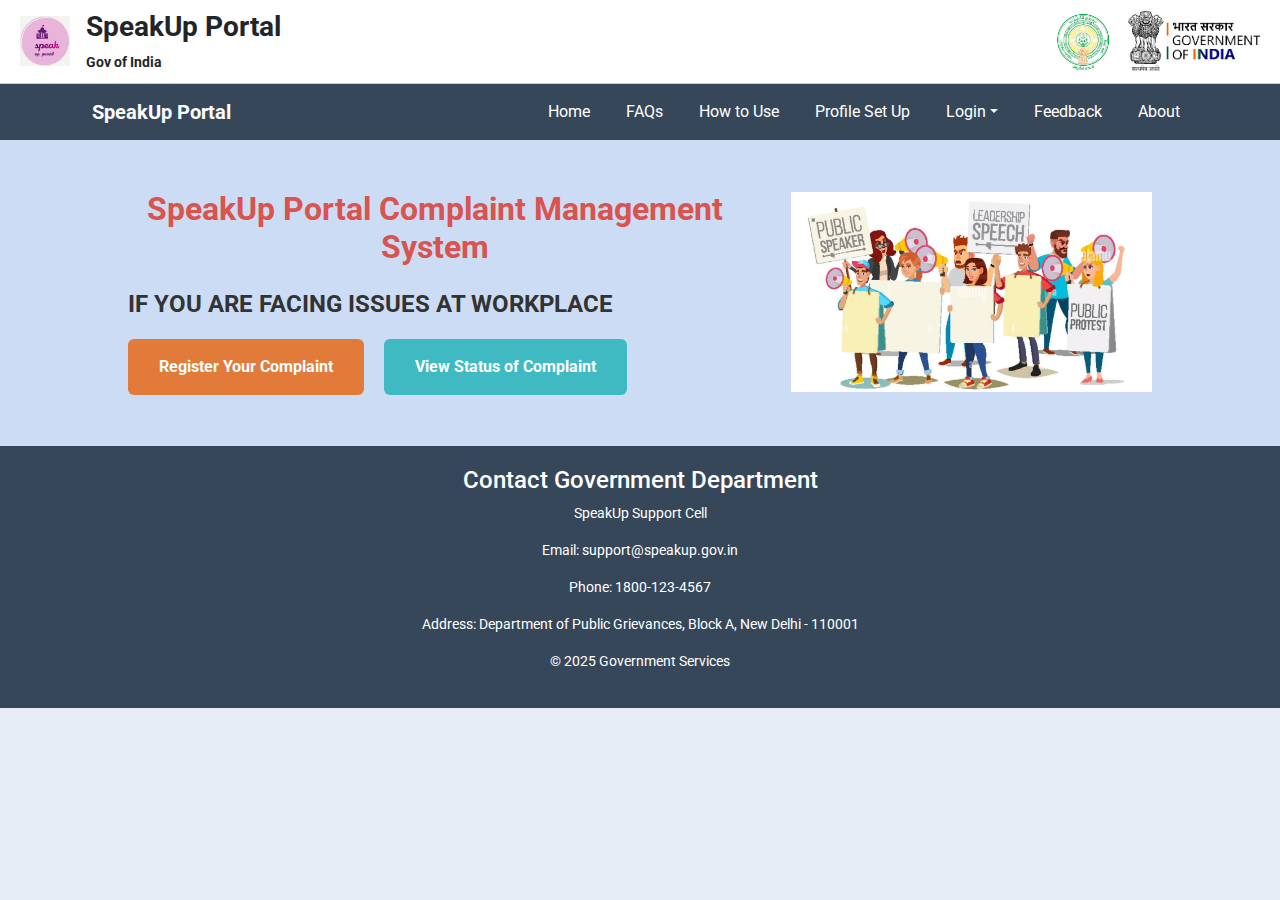
<file: frontend/index.html>
<!DOCTYPE html>
<html lang="en">
<head>
  <meta charset="UTF-8" />
  <meta name="viewport" content="width=device-width, initial-scale=1.0"/>
  <title>speakUp Online Complaint System</title>
  <link href="https://fonts.googleapis.com/css2?family=Roboto&display=swap" rel="stylesheet">
  <link rel="stylesheet" href="https://stackpath.bootstrapcdn.com/bootstrap/4.5.2/css/bootstrap.min.css">
  <link href="https://cdn.jsdelivr.net/npm/bootstrap@5.3.0/dist/css/bootstrap.min.css" rel="stylesheet">
  <link rel="stylesheet" href="style.css">
</head>
<body>

  <!-- Top Header -->
  <div class="top-header">
    <div class="d-flex align-items-center">
      <img src="logo.jpeg" alt="Gov Logo">
      <div class="ml-3">
        <h3><b>SpeakUp Portal</b></h3>
        <p style="margin: 0; font-size: 14px;"><b>Gov of India</b></p>
      </div>
    </div>
    <div class="minister-imgs d-flex align-items-center">
      <img src="govtlogo.jpeg" alt="Minister 1">
      <img src="Govt.jpeg" alt="Minister 2">
    </div>
  </div>

  <!-- Navigation Bar -->
  <nav class="navbar navbar-expand-lg navbar-dark">
    <div class="container">
      <a class="navbar-brand font-weight-bold" href="#">SpeakUp Portal</a>
      <button class="navbar-toggler" type="button" data-toggle="collapse" data-target="#navbarNav">
        <span class="navbar-toggler-icon"></span>
      </button>
      <div class="collapse navbar-collapse" id="navbarNav">
        <ul class="navbar-nav ml-auto">
          <li class="nav-item"><a class="nav-link" href="#home">Home</a></li>
          <li class="nav-item"><a class="nav-link" href="#FAQSection">FAQs</a></li>
          <li class="nav-item"><a class="nav-link" href="howtouse.html">How to Use</a></li>
          <li class="nav-item"><a class="nav-link" href="#personaldetails">Profile Set Up</a></li>
          <li class="nav-item dropdown">
            <a class="nav-link dropdown-toggle" href="#" data-toggle="dropdown" >Login</a>
            <div class="dropdown-menu">
              <a class="dropdown-item text-dark" href="#"color-dark onclick = "loginToSpeakUp()">Login</a>
              <a class="dropdown-item text-dark" href="#" onclick="signupToSpeakup()">SignUp</a>
            </div>
          </li>
          <li class="nav-item"><a class="nav-link" href="#feedback">Feedback</a></li>
          <li class="nav-item"><a class="nav-link" href="#About">About</a></li>
        </ul>
      </div>
    </div>
  </nav>

  <!-- Main Section -->
  <section class="main-section">
    <div class="main-left">
      <h2>SpeakUp Portal Complaint Management System</h2>
      <h4>IF YOU ARE FACING ISSUES AT WORKPLACE</h4>
      <div class="main-buttons">
        <a href="#" class="btn btn-register" onclick="registerComplaint()" >Register Your Complaint</a>
        <a href="#" class="btn btn-status" onclick = "statusComplaint()">View Status of Complaint</a>
      </div>
    </div>
    <div class="main-image">
      <img src="hero.jpeg" alt="Illustration">
    </div>
  </section>
  <!-- Main Content -->
  <div id="home">
  <div class="container middle-part">
    <div class="row justify-content-center">
        <div class="col-12 col-md-4" onclick="registerComplaint()">
            <div class="card" >
                <img src="muncipal.jpeg" class="image" alt="Municipal">
                <h1 style="font-size:larger;"><b>Public Safety</b></h1>
                <p>Ensuring community well-being.</p>
            </div>
        </div>
        <div class="col-12 col-md-4" onclick="registerComplaint()">
            <div class="card">
                <img src="publicsafety.jpeg" class="image" alt="Public Safety">
                <h1 style="font-size:larger;"><b>Municipal Services</b></h1>
                <p>Providing essential city services.</p>
            </div>
        </div>
        <div class="col-12 col-md-4" onclick="registerComplaint()">
            <div class="card">
                <img src="education.jpeg" class="image" alt="Education">
                <h1 style="font-size:larger;"><b>Education</b></h1>
                <p>Improving knowledge for all.</p>
            </div>
        </div>
    </div>
</div>

<div class="container">
    <div class="row justify-content-center">
        <div class="col-12 col-md-4" onclick="registerComplaint()">
            <div class="card">
                <img src="health.jpeg" class="image" alt="Health Care">
                <h1 style="font-size:larger;"><b> Health Care</b></h1>
                <p>Enhancing urban living.</p>
            </div>
        </div>
        <div class="col-12 col-md-4" onclick="registerComplaint()">
            <div class="card">
                <img src="environment.jpeg" class="image" alt="Environment">
                <h1 style="font-size:larger;"><b>Environment</b></h1>
                <p>Protecting our planet.</p>
            </div>
        </div>
        <div class="col-12 col-md-4" onclick="registerComplaint()">
            <div class="card">
                <img src="Transportation.jpeg" class="image" alt="Transportation">
                <h1 style="font-size:larger;"><b>Transportation</b></h1>
                <p>Efficient and sustainable travel.</p>
            </div>
        </div>
    </div>
</div>
</div>






<!--FAQS-->
<div class="container" id = "FAQSection">
    <h2 class="faq-header"><b>SpeakUp Portal – Frequently Asked Questions</b></h2>
    
    <div class="accordion" id="faqAccordion">
      <!-- FAQ Template Items -->
    </div>
  </div>

<!--Personal Details-->
<div id="personaldetails">

  <div class="form-wrapper">
    <h2>User Detail Form</h2>
    <form action="/submit-profile" method="POST">
      
      <div class="form-group">
        <label for="name">Full Name:</label>
        <input type="text" id="name" name="name" required />
      </div>

      <div class="form-group">
        <label for="email">Email Address:</label>
        <input type="email" id="email" name="email" required />
      </div>

      <div class="form-group">
        <label for="phone">Phone Number:</label>
        <input type="tel" id="phone" name="phone" required />
      </div>

      <div class="form-group">
        <label for="area">Area / Locality:</label>
        <input type="text" id="area" name="area" required />
      </div>

      <div class="form-group">
        <label for="mandal">Mandal:</label>
        <input type="text" id="mandal" name="mandal" required />
      </div>

      <div class="form-group">
        <label>Gender:</label>
        <div class="gender-options">
          <label><input type="radio" name="gender" value="Male" required /> Male</label>
          <label><input type="radio" name="gender" value="Female" required /> Female</label>
          <label><input type="radio" name="gender" value="Other" required /> Other</label>
        </div>
      </div>

      <div class="form-group">
        <label for="education">Education Level:</label>
        <input type="text" id="education" name="education" />
      </div>

      

      <div class="form-group">
        <label for="state">State:</label>
        <select id="state" name="state" required>
          <option value="">-- Select State --</option>
          <option>Andhra Pradesh</option>
          <option>Telangana</option>
          <option>Karnataka</option>
          <option>Tamil Nadu</option>
          <option>Kerala</option>
          <option>Maharashtra</option>
          <option>Others</option>
        </select>
      </div>

      <div class="form-group">
        <label for="district">District:</label>
        <input type="text" id="district" name="district" required />
      </div>

      <div class="form-group">
        <label for="bio">Short Bio (Optional):</label>
        <textarea id="bio" name="bio" rows="3" placeholder="Tell us a bit about yourself..."></textarea>
      </div>

      <div class="form-actions">
        <button type="submit">Save Profile</button>
      </div>

    </form>
  </div>

</div>  
  <!--Feedback-->
<div class="container feedback-container" id = "feedback">
    <form id="feedback-form">
      <h2 class = "feedback-heading">Feedback</h2>

      <label for="firstName">Your Name</label>
      <div class="name-fields">
        <input type="text" id="firstName" placeholder="First" />
        <input type="text" id="lastName" placeholder="Last" />
      </div>

      <label for="email">Your Email</label>
      <input type="email" id="email" placeholder="example@mail.com" />

      <label>How happy are you with our service?</label>
      <div class="stars">
        <span class="star" data-value="1">&#9734;</span>
        <span class="star" data-value="2">&#9734;</span>
        <span class="star" data-value="3">&#9734;</span>
        <span class="star" data-value="4">&#9734;</span>
        <span class="star" data-value="5">&#9734;</span>
      </div>

      <label for="feedback">Tell us more about your experience with us</label>
      <textarea id="feedback" rows="4" placeholder="Your feedback here..."></textarea>

      <div class="checkbox">
        <input type="checkbox" id="testimonial" />
        <label for="testimonial">Use my feedback as testimonial</label>
      </div>

      <button type="submit">Submit</button>
    </form>
</div>
</div>
</div>
  <!-- Footer -->
 <div>
      <footer class="footer">
        <div class="footer-container">
          <h4>Contact Government Department</h4>
          <p>SpeakUp Support Cell</p>
          <p>Email: support@speakup.gov.in</p>
          <p>Phone: 1800-123-4567</p>
          <p>Address: Department of Public Grievances, Block A, New Delhi - 110001</p>
        </div>
        <p>© 2025 Government Services</p>
      </footer>
 </div>


 



  <!-- JS -->
  <script src="https://code.jquery.com/jquery-3.5.1.slim.min.js"></script>
  <script src="https://cdn.jsdelivr.net/npm/bootstrap@4.5.2/dist/js/bootstrap.bundle.min.js"></script>
  <script>
    let reportCards = document.getElementsByClassName("Report");
    function registerComplaint(){
       window.location.href = "report.html";
    }
    function statusComplaint(){
        window.location.href = "personal.html";
    }
    
    const faqsEl = document.querySelectorAll('.faq');

    faqsEl.forEach(faq => {
    faqsEl.querySelector('.faq-question').addEventListener('click', () => {
        faq.classList.toggle('open');
    });
    });
    const stars = document.querySelectorAll('.star');
let selectedRating = 0;

stars.forEach(star => {
star.addEventListener('click', () => {
selectedRating = star.getAttribute('data-value');
updateStars(selectedRating);
});
});

function updateStars(rating) {
    stars.forEach(star => {
if (parseInt(star.getAttribute('data-value')) <= rating) {
  star.classList.add('selected');
} else {
  star.classList.remove('selected');
}
});
}

document.getElementById('feedback-form').addEventListener('submit', function (e) {
e.preventDefault();
alert("Feedback submitted successfully!\nRating: " + selectedRating + " star(s)");
});
//JavaScript to load FAQs 
    const faqs = [
      {
        question: "1. What is the SpeakUp Portal?",
        answer: "The SpeakUp Portal is an online platform designed to allow individuals to securely and anonymously report complaints, misconduct, or concerns related to an organization, workplace, or service."
      },
      {
        question: "2. Who can file a complaint on the portal?",
        answer: "Anyone who has experienced or witnessed an issue that needs to be reported — including employees, students, customers, or members of the public — can use the SpeakUp Portal."
      },
      {
        question: "3. Is my identity kept confidential?",
        answer: "Yes. You can choose to file a complaint anonymously. If you share your contact information, it will be kept strictly confidential and used only for follow-up purposes."
      },
      {
        question: "4. What types of complaints can be submitted?",
        answer: "You can report a wide range of issues including education, healthcare, municipal service,public safety  and customer service concerns."
      },
      {
        question: "5. How do I submit a complaint?",
        answer: "Go to the 'File a Complaint' section, fill out the form with required details, and submit it. You will receive a tracking ID (if not anonymous) for future reference."
      },
      {
        question: "6. What happens after I file a complaint?",
        answer: "Your complaint is reviewed by the appropriate authority. An investigation may be initiated and appropriate action will be taken based on findings."
      },
      {
        question: "7. Can I track the status of my complaint?",
        answer: "Yes, if you provided your contact information or received a tracking number, you can check the status in the 'Track Complaint' section."
      },
      
    ];

    const accordion = document.getElementById("faqAccordion");

    faqs.forEach((faq, index) => {
      const item = document.createElement("div");
      item.className = "accordion-item";
      item.innerHTML = `
        <h2 class="accordion-header" id="heading${index}">
          <button class="accordion-button ${index !== 0 ? 'collapsed' : ''}" type="button" data-bs-toggle="collapse"
            data-bs-target="#collapse${index}" aria-expanded="${index === 0 ? 'true' : 'false'}" aria-controls="collapse${index}">
            ${faq.question}
          </button>
        </h2>
        <div id="collapse${index}" class="accordion-collapse collapse ${index === 0 ? 'show' : ''}"
          aria-labelledby="heading${index}" data-bs-parent="#faqAccordion">
          <div class="accordion-body">
            ${faq.answer}
          </div>
        </div>
      `;
      accordion.appendChild(item);
    });
  
    function loginToSpeakUp(){
        window.location.href = "login.html";
    }
    function signupToSpeakup(){
        window.location.href = "signup.html";
    }
  </script>
  <!-- Bootstrap JS Bundle (includes Popper) -->
<script src="https://cdn.jsdelivr.net/npm/bootstrap@5.3.0/dist/js/bootstrap.bundle.min.js"></script>

</body>
</html>
</file>
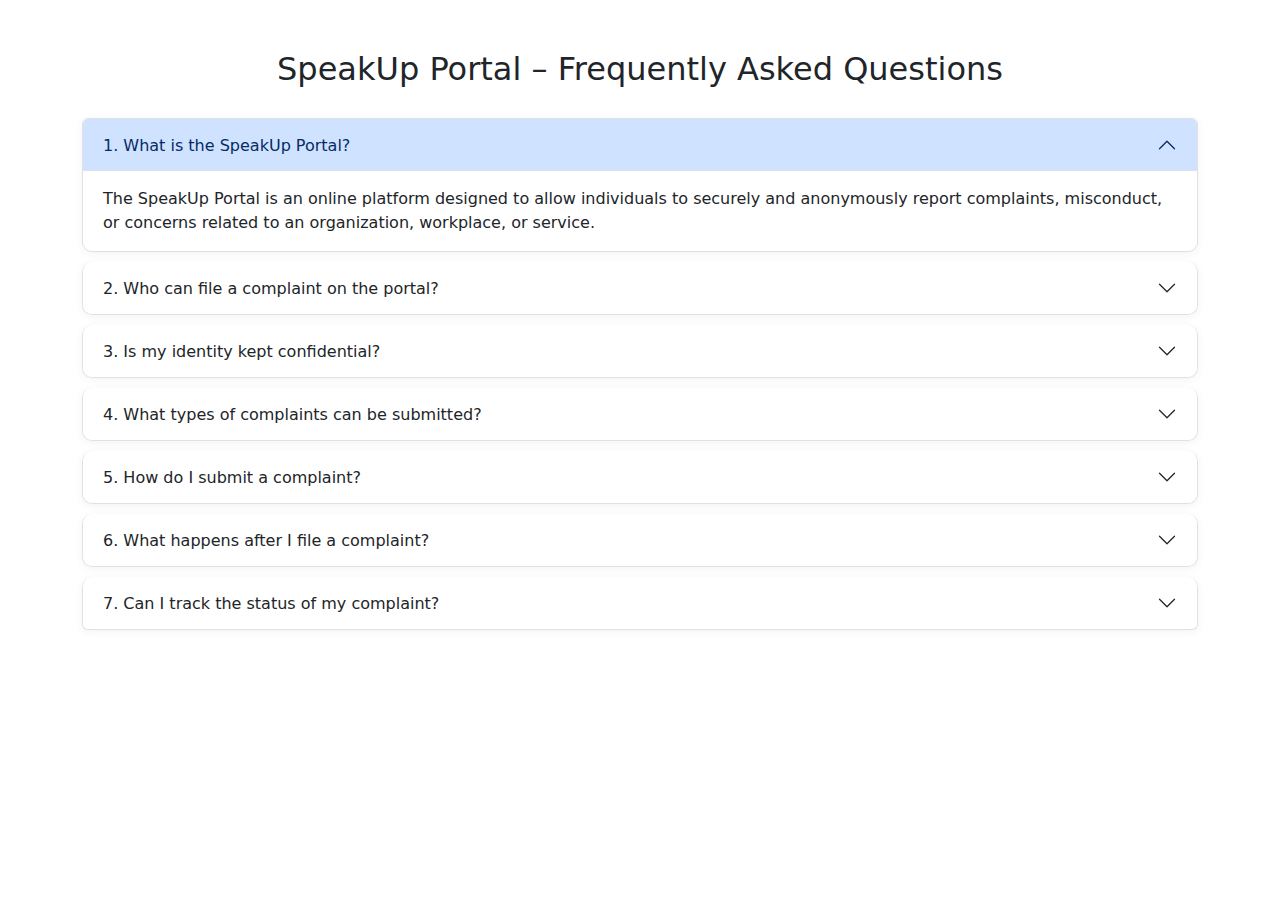
<file: FAQs.html>
<!DOCTYPE html>
<html lang="en">
<head>
  <meta charset="UTF-8">
  <meta name="viewport" content="width=device-width, initial-scale=1">
  <title>SpeakUp Portal - FAQs</title>

  <!-- ✅ Bootstrap CSS -->
  <link href="https://cdn.jsdelivr.net/npm/bootstrap@5.3.0/dist/css/bootstrap.min.css" rel="stylesheet">

  <!-- ✅ Bootstrap JS -->
  <script src="https://cdn.jsdelivr.net/npm/bootstrap@5.3.0/dist/js/bootstrap.bundle.min.js"></script>

  <style>
    @media screen and (max-width: 768px) {
      .main-section {
        flex-direction: column;
        text-align: center;
      }
      .main-left, .main-image {
        max-width: 100%;
      }
    }

    .faq-header {
      text-align: center;
      margin: 50px 0 30px;
    }

    .accordion-button::after {
      transition: transform 0.2s ease-in-out;
    }

    .accordion-button.collapsed::after {
      transform: rotate(0deg);
    }

    .accordion-button:not(.collapsed)::after {
      transform: rotate(180deg);
    }

    .accordion-item {
      border-radius: 10px;
      margin-bottom: 10px;
      overflow: hidden;
      box-shadow: 0 2px 10px rgba(0, 0, 0, 0.05);
    }
  </style>
</head>
<body>

  <div class="container">
    <h2 class="faq-header">SpeakUp Portal – Frequently Asked Questions</h2>

    <div class="accordion" id="faqAccordion">
      <!-- FAQs will be injected here -->
    </div>
  </div>

  <!-- FAQ Loader Script -->
  <script>
    const faqs = [
      {
        question: "1. What is the SpeakUp Portal?",
        answer: "The SpeakUp Portal is an online platform designed to allow individuals to securely and anonymously report complaints, misconduct, or concerns related to an organization, workplace, or service."
      },
      {
        question: "2. Who can file a complaint on the portal?",
        answer: "Anyone who has experienced or witnessed an issue that needs to be reported — including employees, students, customers, or members of the public — can use the SpeakUp Portal."
      },
      {
        question: "3. Is my identity kept confidential?",
        answer: "Yes. You can choose to file a complaint anonymously. If you share your contact information, it will be kept strictly confidential and used only for follow-up purposes."
      },
      {
        question: "4. What types of complaints can be submitted?",
        answer: "You can report a wide range of issues including education, healthcare, municipal service, public safety and customer service concerns."
      },
      {
        question: "5. How do I submit a complaint?",
        answer: "Go to the 'File a Complaint' section, fill out the form with required details, and submit it. You will receive a tracking ID (if not anonymous) for future reference."
      },
      {
        question: "6. What happens after I file a complaint?",
        answer: "Your complaint is reviewed by the appropriate authority. An investigation may be initiated and appropriate action will be taken based on findings."
      },
      {
        question: "7. Can I track the status of my complaint?",
        answer: "Yes, if you provided your contact information or received a tracking number, you can check the status in the 'Track Complaint' section."
      }
    ];

    const accordion = document.getElementById("faqAccordion");

    faqs.forEach((faq, index) => {
      const item = document.createElement("div");
      item.className = "accordion-item";
      item.innerHTML = `
        <h2 class="accordion-header" id="heading${index}">
          <button class="accordion-button ${index !== 0 ? 'collapsed' : ''}" type="button" data-bs-toggle="collapse"
            data-bs-target="#collapse${index}" aria-expanded="${index === 0 ? 'true' : 'false'}" aria-controls="collapse${index}">
            ${faq.question}
          </button>
        </h2>
        <div id="collapse${index}" class="accordion-collapse collapse ${index === 0 ? 'show' : ''}"
          aria-labelledby="heading${index}" data-bs-parent="#faqAccordion">
          <div class="accordion-body">
            ${faq.answer}
          </div>
        </div>
      `;
      accordion.appendChild(item);
    });
  </script>

</body>
</html>
</file>
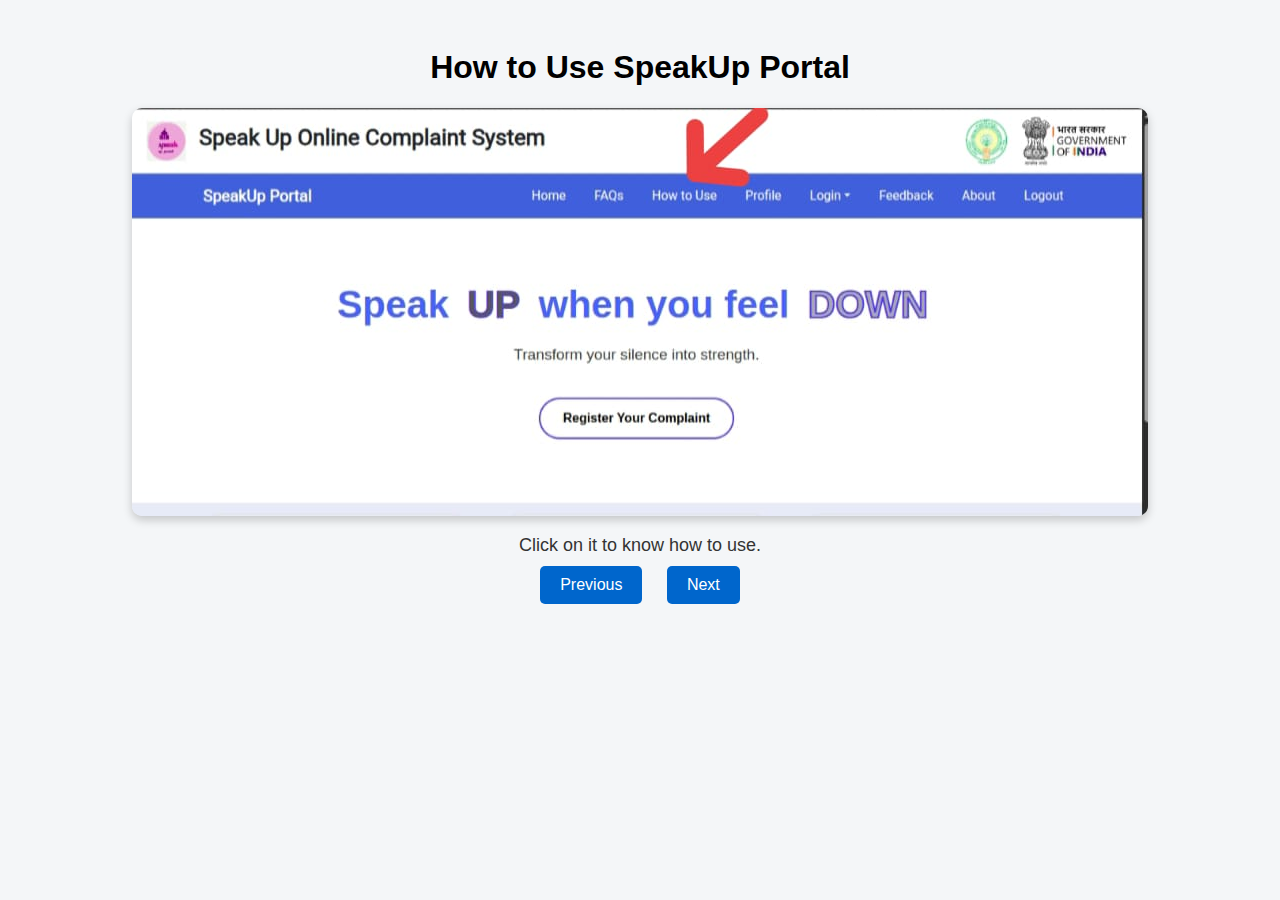
<file: howtouse.html>
<!DOCTYPE html>
<html lang="en">
<head>
  <meta charset="UTF-8" />
  <meta name="viewport" content="width=device-width, initial-scale=1.0"/>
  <title>How to Use - SpeakUp Portal</title>
  <style>
    body {
      font-family: Arial, sans-serif;
      background: #f4f6f8;
      text-align: center;
      padding: 20px;
    }
    .image-container {
      display: none;
      animation: fadeIn 0.8s ease-in-out forwards;
    }
    .active {
      display: block;
    }
    @keyframes fadeIn {
      0% { opacity: 0; transform: scale(0.9); }
      100% { opacity: 1; transform: scale(1); }
    }
    button {
      padding: 10px 20px;
      font-size: 16px;
      margin: 10px;
      cursor: pointer;
      background-color: #0066cc;
      color: white;
      border: none;
      border-radius: 5px;
    }
    img {
      max-width: 100%;
      height: auto;
      border-radius: 10px;
      box-shadow: 0 4px 10px rgba(0,0,0,0.2);
    }
    .description {
      margin-top: 15px;
      font-size: 18px;
      color: #333;
    }
  </style>
</head>
<body>

  <h1>How to Use SpeakUp Portal</h1>

  <div class="image-container active">
    <img src="howtouse.jpg" alt="How to Use" />
    <div class="description">Click on it to know how to use.</div>
  </div>
  <div class="image-container">
    <img src="profile1.jpg" alt="Profile Set Up" />
    <div class="description">Set up your user profile with accurate contact and district info.</div>
  </div>
  <div class="image-container">
    <img src="loginorsign.jpg" alt="Login" />
    <div class="description">Log in securely to access the portal and submit your issues.</div>
  </div>
  <div class="image-container">
    <img src="register.jpg" alt="Register Complaint" />
    <div class="description">Register complaints with detailed descriptions and department selection.</div>
  </div>
  <div class="image-container">
    <img src="status.png" alt="View Status" />
    <div class="description">Track the status of your submitted complaints in real-time.</div>
  </div>

  <div>
    <button onclick="showPrevious()">Previous</button>
    <button onclick="showNext()">Next</button>
  </div>

  <script>
    const containers = document.querySelectorAll('.image-container');
    let currentIndex = 0;

    function showNext() {
      containers[currentIndex].classList.remove('active');
      currentIndex = (currentIndex + 1) % containers.length;
      containers[currentIndex].classList.add('active');
    }

    function showPrevious() {
      containers[currentIndex].classList.remove('active');
      currentIndex = (currentIndex - 1 + containers.length) % containers.length;
      containers[currentIndex].classList.add('active');
    }
  </script>

</body>
</html>
</file>
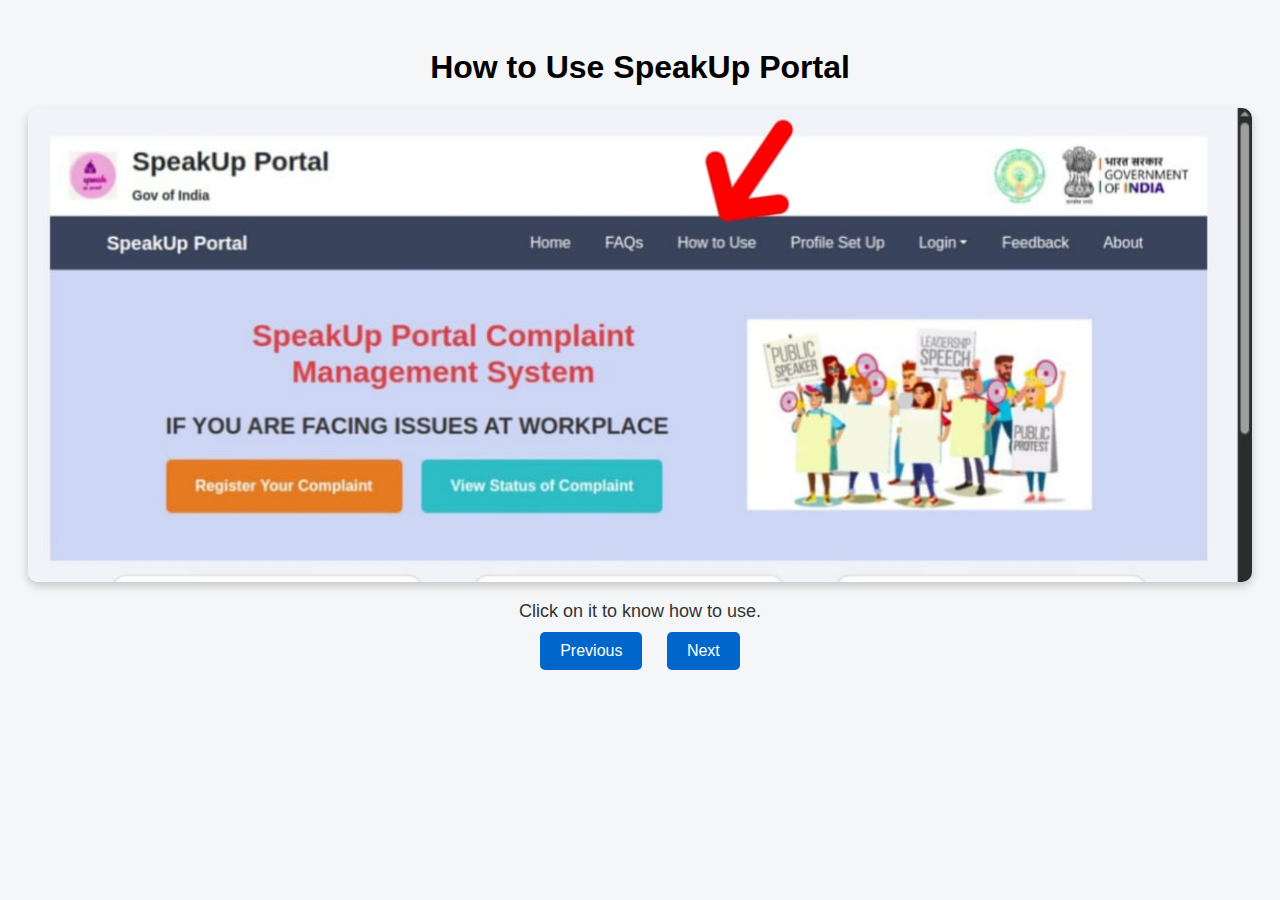
<file: frontend/howtouse.html>
<!DOCTYPE html>
<html lang="en">
<head>
  <meta charset="UTF-8" />
  <meta name="viewport" content="width=device-width, initial-scale=1.0"/>
  <title>How to Use - SpeakUp Portal</title>
  <style>
    body {
      font-family: Arial, sans-serif;
      background: #f4f6f8;
      text-align: center;
      padding: 20px;
    }
    .image-container {
      display: none;
      animation: fadeIn 0.8s ease-in-out forwards;
    }
    .active {
      display: block;
    }
    @keyframes fadeIn {
      0% { opacity: 0; transform: scale(0.9); }
      100% { opacity: 1; transform: scale(1); }
    }
    button {
      padding: 10px 20px;
      font-size: 16px;
      margin: 10px;
      cursor: pointer;
      background-color: #0066cc;
      color: white;
      border: none;
      border-radius: 5px;
    }
    img {
      max-width: 100%;
      height: auto;
      border-radius: 10px;
      box-shadow: 0 4px 10px rgba(0,0,0,0.2);
    }
    .description {
      margin-top: 15px;
      font-size: 18px;
      color: #333;
    }
  </style>
</head>
<body>

  <h1>How to Use SpeakUp Portal</h1>

  <div class="image-container active">
    <img src="howtouse.jpeg" alt="How to Use" />
    <div class="description">Click on it to know how to use.</div>
  </div>
  <div class="image-container">
    <img src="profile.jpeg" alt="Profile Set Up" />
    <div class="description">Set up your user profile with accurate contact and district info.</div>
  </div>
  <div class="image-container">
    <img src="loginorsign.jpeg" alt="Login" />
    <div class="description">Log in securely to access the portal and submit your issues.</div>
  </div>
  <div class="image-container">
    <img src="register.jpeg" alt="Register Complaint" />
    <div class="description">Register complaints with detailed descriptions and department selection.</div>
  </div>
  <div class="image-container">
    <img src="profile.jpeg" alt="View Status" />
    <div class="description">Track the status of your submitted complaints in real-time.</div>
  </div>

  <div>
    <button onclick="showPrevious()">Previous</button>
    <button onclick="showNext()">Next</button>
  </div>

  <script>
    const containers = document.querySelectorAll('.image-container');
    let currentIndex = 0;

    function showNext() {
      containers[currentIndex].classList.remove('active');
      currentIndex = (currentIndex + 1) % containers.length;
      containers[currentIndex].classList.add('active');
    }

    function showPrevious() {
      containers[currentIndex].classList.remove('active');
      currentIndex = (currentIndex - 1 + containers.length) % containers.length;
      containers[currentIndex].classList.add('active');
    }
  </script>

</body>
</html>
</file>
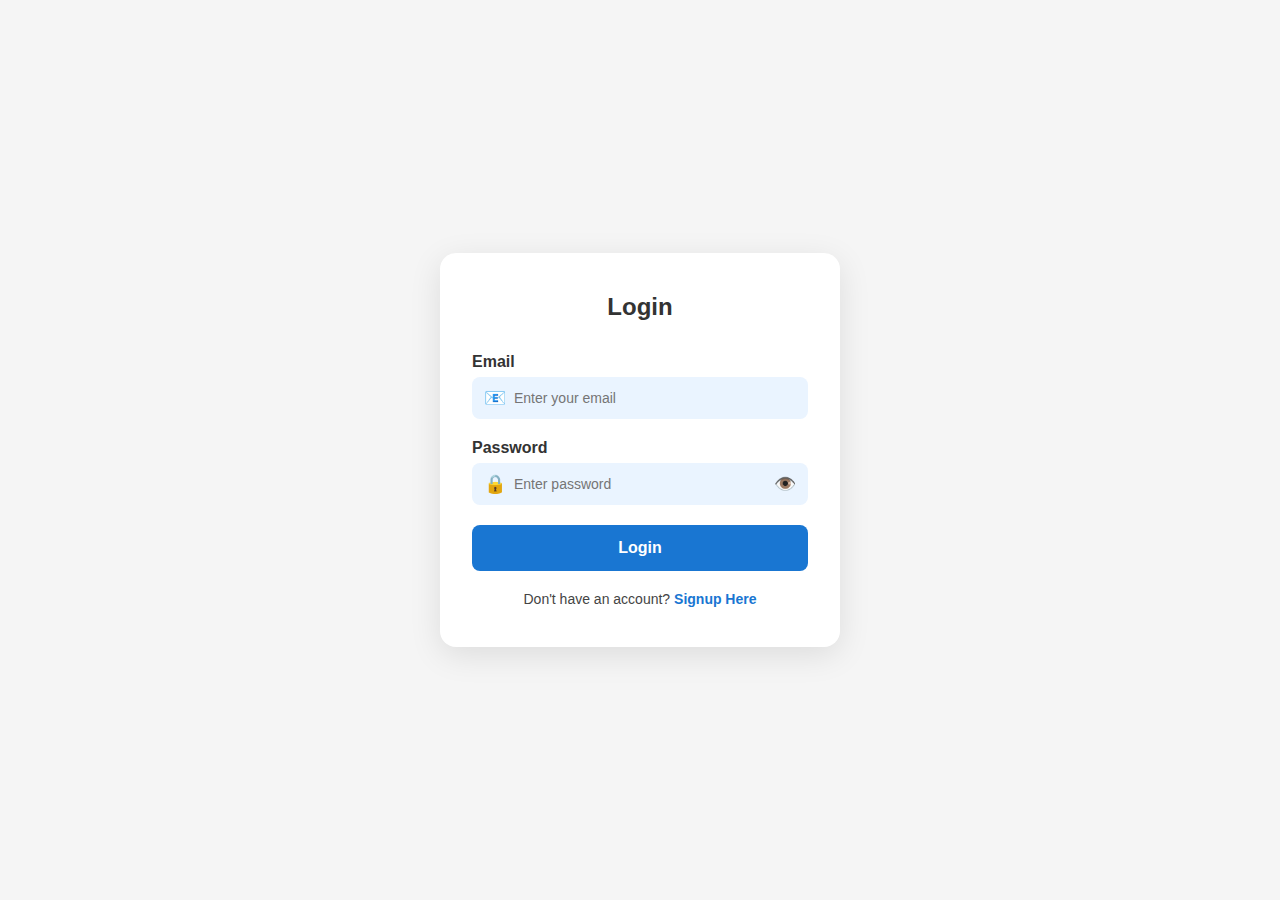
<file: frontend/login.html>
<!DOCTYPE html>
<html lang="en">
<head>
  <meta charset="UTF-8" />
  <meta name="viewport" content="width=device-width, initial-scale=1.0"/>
  <title>Login Page</title>
  <style>
    :root {
      --primary-color: #1976d2;
      --primary-hover: #115293;
      --error-color: #e53935;
      --bg-light: #f5f5f5;
      --input-bg: #eaf4ff;
    }

    * {
      margin: 0;
      padding: 0;
      box-sizing: border-box;
      font-family: 'Segoe UI', Tahoma, Geneva, Verdana, sans-serif;
    }

    body {
      background-color: var(--bg-light);
    }

    .container {
      min-height: 100vh;
      display: flex;
      justify-content: center;
      align-items: center;
      padding: 16px;
    }

    .card {
      background: white;
      padding: 40px 32px;
      max-width: 400px;
      width: 100%;
      border-radius: 16px;
      box-shadow: 0 8px 32px rgba(0, 0, 0, 0.1);
      animation: fadeInUp 0.6s ease forwards;
    }

    @keyframes fadeInUp {
      from {
        transform: translateY(30px);
        opacity: 0;
      }
      to {
        transform: translateY(0);
        opacity: 1;
      }
    }

    h2 {
      text-align: center;
      margin-bottom: 32px;
      color: #333;
    }

    .input-group {
      margin-bottom: 20px;
    }

    label {
      display: block;
      margin-bottom: 6px;
      font-weight: 600;
      color: #333;
    }

    .input-wrapper {
      display: flex;
      align-items: center;
      background-color: var(--input-bg);
      border-radius: 8px;
      padding: 10px 12px;
    }

    .input-wrapper span {
      margin-right: 8px;
      font-size: 18px;
    }

    .input-wrapper input {
      flex: 1;
      border: none;
      background: transparent;
      font-size: 14px;
      outline: none;
    }

    .input-wrapper button {
      background: none;
      border: none;
      cursor: pointer;
      font-size: 18px;
      color: #333;
    }

    .error {
      color: var(--error-color);
      font-size: 12px;
      margin-top: 4px;
    }

    .submit-btn {
      width: 100%;
      padding: 14px;
      background-color: var(--primary-color);
      color: white;
      font-weight: bold;
      border: none;
      border-radius: 8px;
      font-size: 16px;
      cursor: pointer;
      transition: background-color 0.3s ease;
    }

    .submit-btn:hover {
      background-color: var(--primary-hover);
    }

    .signup-text {
      text-align: center;
      margin-top: 20px;
      font-size: 14px;
      color: #444;
    }

    .signup-text a {
      color: var(--primary-color);
      text-decoration: none;
      font-weight: bold;
    }

    .toast {
      visibility: hidden;
      min-width: 260px;
      background-color: #4caf50;
      color: white;
      text-align: center;
      border-radius: 8px;
      padding: 16px;
      position: fixed;
      z-index: 1;
      bottom: 30px;
      left: 50%;
      transform: translateX(-50%);
      font-size: 16px;
    }

    .toast.show {
      visibility: visible;
      animation: fadein 0.5s, fadeout 0.5s 3.5s;
    }

    @keyframes fadein {
      from { bottom: 0; opacity: 0; }
      to { bottom: 30px; opacity: 1; }
    }

    @keyframes fadeout {
      from { bottom: 30px; opacity: 1; }
      to { bottom: 0; opacity: 0; }
    }
  </style>
</head>
<body>
  <div class="container">
    <div class="card">
      <h2>Login</h2>
      <form id="loginForm">
        <div class="input-group">
          <label for="email">Email</label>
          <div class="input-wrapper">
            <span>📧</span>
            <input type="email" id="email" placeholder="Enter your email" />
          </div>
          <div class="error" id="emailErr"></div>
        </div>

        <div class="input-group">
          <label for="password">Password</label>
          <div class="input-wrapper">
            <span>🔒</span>
            <input type="password" id="password" placeholder="Enter password" />
            <button type="button" id="togglePassword">👁️</button>
          </div>
          <div class="error" id="passwordErr"></div>
        </div>

        <button type="submit" class="submit-btn">Login</button>

        <p class="signup-text">
          Don't have an account? <a href="signup.html" onclick="signupToSpeakup()">Signup Here</a>
        </p>
      </form>
    </div>
  </div>

  <div id="toast" class="toast">Login successful!</div>

  <script>
    const loginForm = document.getElementById("loginForm");
    const emailInput = document.getElementById("email");
    const passwordInput = document.getElementById("password");
    const emailErr = document.getElementById("emailErr");
    const passwordErr = document.getElementById("passwordErr");
    const toast = document.getElementById("toast");
    const togglePassword = document.getElementById("togglePassword");

    let showPassword = false;

    togglePassword.addEventListener("click", () => {
      showPassword = !showPassword;
      passwordInput.type = showPassword ? "text" : "password";
      togglePassword.textContent = showPassword ? "🙈" : "👁️";
    });

    function validateForm() {
      let isValid = true;
      const email = emailInput.value.trim();
      const password = passwordInput.value;

      // Email validation
      if (!email) {
        emailErr.textContent = "Email is required";
        isValid = false;
      } else if (!/\S+@\S+\.\S+/.test(email)) {
        emailErr.textContent = "Enter a valid email";
        isValid = false;
      } else {
        emailErr.textContent = "";
      }

      // Password validation
      if (!password) {
        passwordErr.textContent = "Password is required";
        isValid = false;
      } else if (password.length < 6) {
        passwordErr.textContent = "Minimum 6 characters";
        isValid = false;
      } else if (!/^(?=.*[a-z])(?=.*[A-Z])(?=.*\d)(?=.*[@$!%*?&]).{8,}$/.test(password)) {
        passwordErr.textContent =
          "Password must contain uppercase, lowercase, number, and special character";
        isValid = false;
      } else {
        passwordErr.textContent = "";
      }

      return isValid;
    }

    loginForm.addEventListener("submit", function (e) {
      e.preventDefault();
      if (validateForm()) {
        toast.classList.add("show");
        setTimeout(() => {
          toast.classList.remove("show");
        }, 4000);
      }
    });

    function signupToSpeakup(){
        window.location.href = "signup.html";
    }
  </script>
</body>
</html>
</file>
<file: frontend/style.css>
body {
    font-family: 'Roboto', sans-serif;
    background-color: #e6edf7;
    margin: 0;
    padding: 0;
  }

  .top-header {
    background-color: #fff;
    padding: 10px 20px;
    display: flex;
    justify-content: space-between;
    align-items: center;
    border-bottom: 1px solid #ccc;
  }

  .top-header img {
    height: 50px;
  }
  .card {
          margin: 15px;
          padding: 20px;
          border-radius: 15px;
          text-align: center;
          transition: all 0.3s ease-in-out;
          background: #ffffff;
          box-shadow: 0px 4px 6px rgba(0, 0, 0, 0.1);
      }

      .card:hover {
          transform: translateY(-5px);
          box-shadow: 0px 8px 12px rgba(0, 0, 0, 0.2);
      }
      .image {
          width: 80px;
          height: 80px;
          margin-bottom: 10px;
      }

  .minister-imgs img {
    height: 60px;
    margin-left: 15px;
  }

  nav {
    background-color: #37475a;
  }

  nav a {
    color: #fff !important;
    margin: 0 10px;
    font-weight: 500;
  }

  .main-section {
    display: flex;
    justify-content: space-between;
    align-items: center;
    padding: 50px 10%;
    background-color: #cbdcf4;
  }

  .main-left {
    max-width: 60%;
  }

  .main-left h2 {
    color: #d9534f;
    font-weight: bold;
  }

  .main-left h4 {
    margin-top: 10px;
    font-weight: bold;
    color: #333;
  }

  .main-left p {
    font-size: 18px;
    color: #2c2c2c;
  }

  .main-buttons {
    display: flex;
    gap: 20px;
    margin-top: 20px;
  }

  .main-buttons .btn {
    padding: 15px 30px;
    font-size: 16px;
    font-weight: bold;
  }

  .main-buttons .btn-register {
    background-color: #e27b3a;
    color: white;
  }

  .main-buttons .btn-status {
    background-color: #3fbac2;
    color: white;
  }

  .main-image img {
    max-height: 200px;
  }

  footer {
    background-color: #37475a;
    color: #ccc;
    text-align: center;
    padding: 20px 10px;
    font-size: 14px;
  }

  @media screen and (max-width: 768px) {
    .main-section {
      flex-direction: column;
      text-align: center;
    }
    .main-left, .main-image {
      max-width: 100%;
    }
  }
  .faq-header {
    text-align: center;
    margin: 50px 0 30px;
  }
  .accordion-button::after {
    transition: transform 0.2s ease-in-out;
  }
  .accordion-button.collapsed::after {
    transform: rotate(0deg);
  }
  .accordion-button:not(.collapsed)::after {
    transform: rotate(180deg);
  }
  .accordion-item {
    border-radius: 10px;
    margin-bottom: 10px;
    overflow: hidden;
    box-shadow: 0 2px 10px rgba(0, 0, 0, 0.05);
  }
  .feedback-container{
max-width: 400px;
margin: 50px auto;
background-color: white;
padding: 25px;
border-radius: 8px;
box-shadow: 0 8px 16px rgba(0, 0, 0, 0.2);
}
.feedback-heading {
background-color: #24b86e;
color: white;
text-align: center;
padding: 15px;
margin: -25px -25px 20px;
border-radius: 8px 8px 0 0;
}

label {
display: block;
margin: 10px 0 5px;
font-weight: bold;
}

.name-fields {
display: flex;
gap: 10px;
}

input[type="text"],
input[type="email"],
textarea {
width: 100%;
padding: 10px;
margin-top: 3px;
border: 1px solid #ccc;
border-radius: 4px;
}
.name-fields input {
width: 100%;
}

.stars {
margin: 10px 0;
font-size: 24px;
color: #ccc;
cursor: pointer;
}

.star.selected,
.star:hover,
.star:hover ~ .star {
color: #f7c200;
}

.checkbox {
margin-top: 10px;
display: flex;
align-items: center;
}

.checkbox input {
margin-right: 10px;
}

button {
width: 100%;
padding: 12px;
background-color: #24b86e;
color: white;
font-size: 16px;
border: none;
border-radius: 4px;
margin-top: 15px;
cursor: pointer;
}

button:hover {
  background-color: #1da85c;
}

  .form-wrapper {
    max-width: 700px;
    margin: auto;
    background: white;
    padding: 2rem 3rem;
    border-radius: 12px;
    box-shadow: 0 8px 20px rgba(0, 0, 0, 0.1);
  }

  h2 {
    text-align: center;
    margin-bottom: 1.5rem;
    color: #1e3a8a;
  }

  .form-group {
    margin-bottom: 1.2rem;
  }

  label {
    display: block;
    font-weight: 600;
    margin-bottom: 0.4rem;
    color: #1e293b;
  }

  input[type="text"],
  input[type="email"],
  input[type="tel"],
  select,
  textarea {
    width: 100%;
    padding: 0.75rem;
    font-size: 1rem;
    border: 1px solid #cbd5e1;
    border-radius: 8px;
    background: #f8fafc;
    transition: border 0.3s;
  }

  input:focus,
  select:focus,
  textarea:focus {
    border-color: #2563eb;
    outline: none;
    background: #ffffff;
    box-shadow: 0 0 0 2px #93c5fd;
  }

  .gender-options {
    display: flex;
    gap: 1rem;
    margin-top: 0.5rem;
  }

  .form-actions {
    text-align: center;
    margin-top: 2rem;
  }

  button {
    background: #1e3a8a;
    color: white;
    padding: 0.75rem 2rem;
    border: none;
    font-size: 1rem;
    border-radius: 8px;
    cursor: pointer;
    transition: background 0.3s;
  }

  button:hover {
    background: #2563eb;
  }
  .footer {
    background-color: #37475a;
    padding: 20px 0;
    text-align: center;
    font-size: 14px;
    color: #ffffff;
    border-top: 1px solid #ddd;
  }
  
  .footer-container {
    max-width: 1000px;
    margin: auto;
  }

#home,#FAQSection,#feedback,#personaldetails
{
  display:none;
}
#home:target,#FAQSection:target,#feedback:target,#personaldetails:target
{
  display:block;
}
</file>
